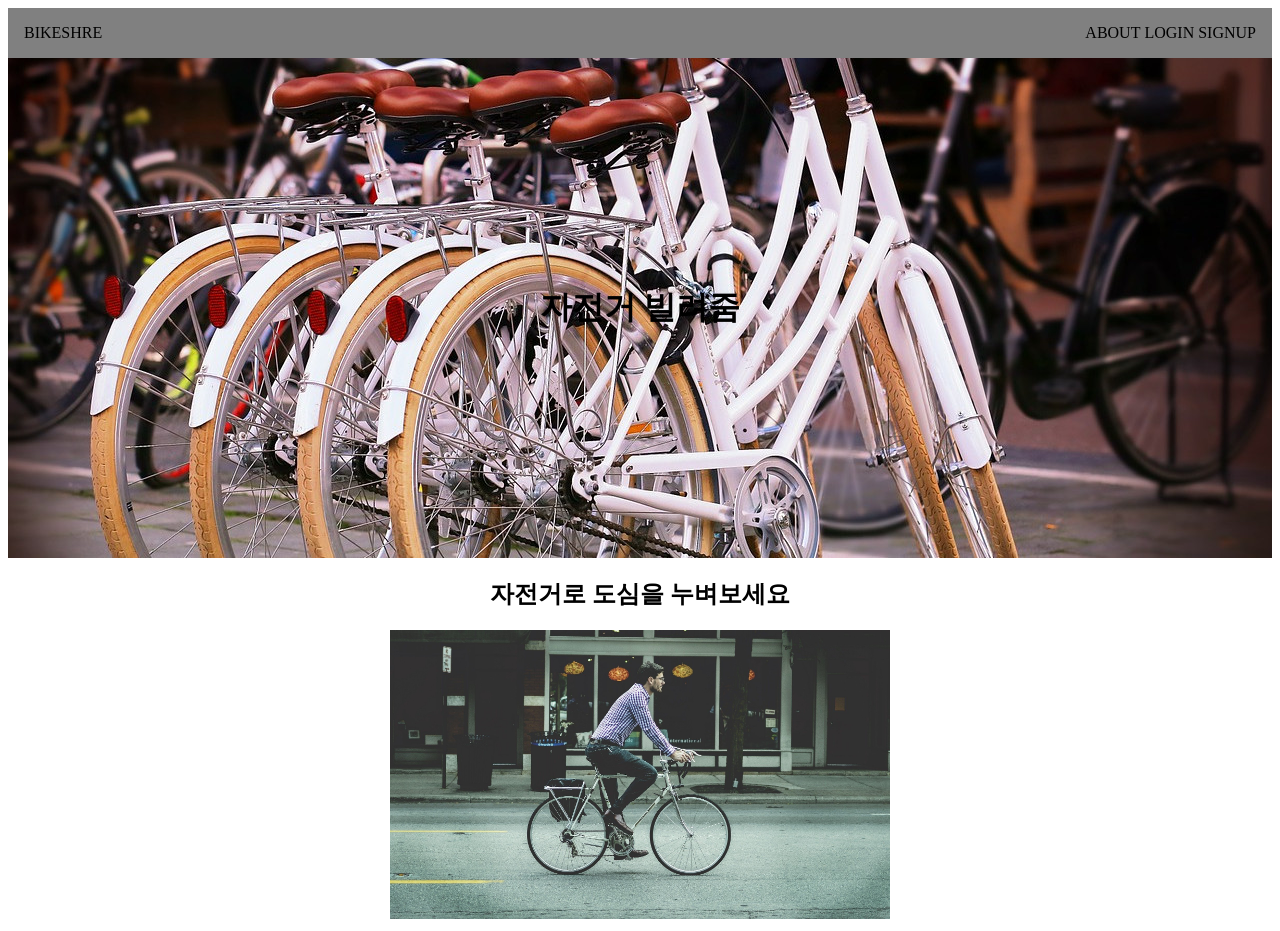
<file: 0312/index.html>
<!DOCTYPE html>
<html lang="ko">
<head>
    <meta charset="UTF-8">
    <meta name="viewport" content="width=device-width, initial-scale=1.0">
    <link rel="stylesheet" href="index.css">
    <title>레이아웃 실습</title>
</head>
<body>
    <div class="top">
        <a href="" class="first">BIKESHRE</a>
        <ul class="items">
            <li class="item">ABOUT</li>
            <li class="item">LOGIN</li>
            <li class="item">SIGNUP</li>

        </ul>
    </div>

    <div class=bike>
        <h1>자전거 빌려줌</h1>
        
    </div>

    <div class="contents">
        <h2>자전거로 도심을 누벼보세요</h2>
        <img src="images/commuter.jpg", alt="자전거타는사람"

    </div>

</body>
</html>
</file>
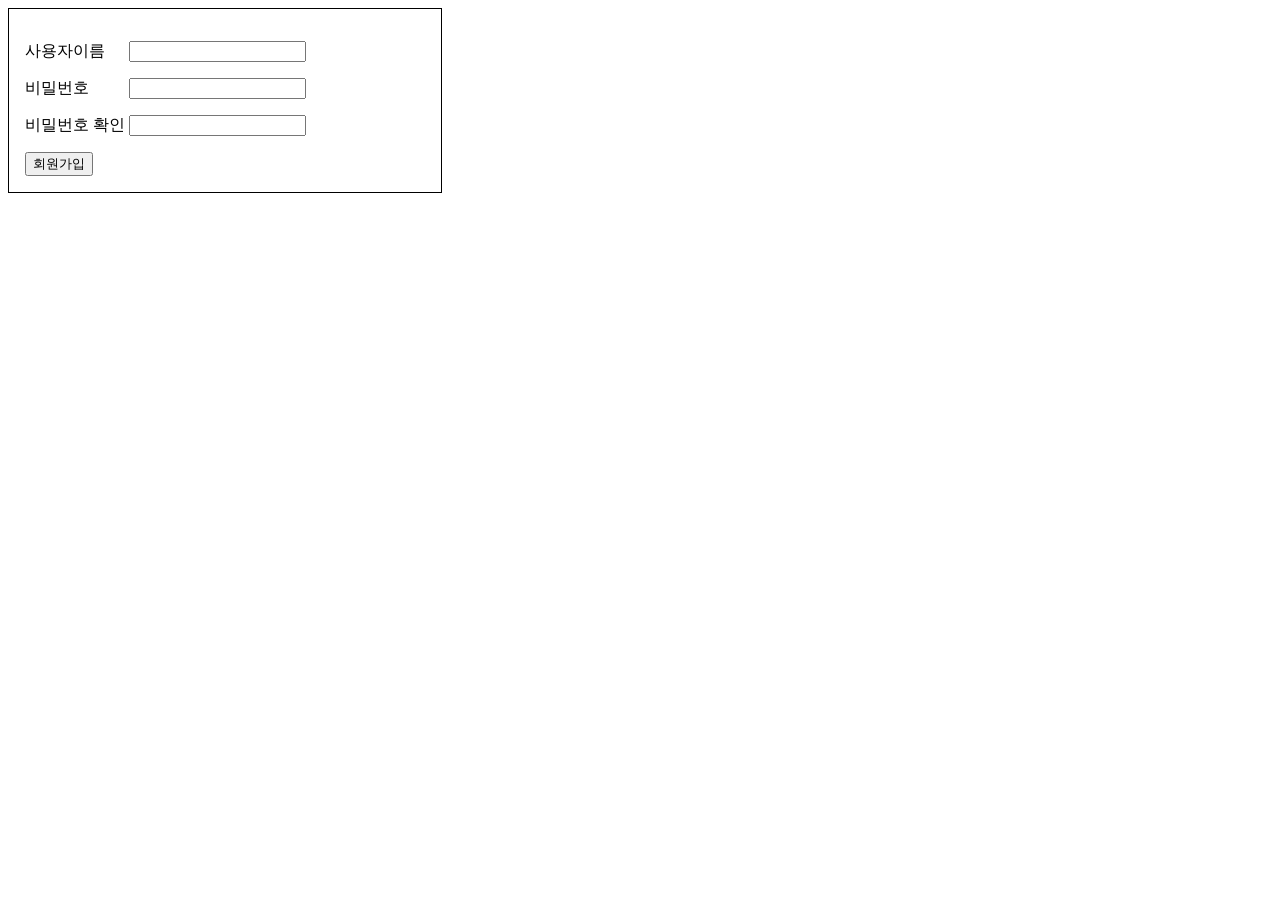
<file: 0316/index.html>
<!-- 아래의 코드는 별도의 수정이 필요 없습니다. -->
<!DOCTYPE html>
<html lang="ko">
<head>
  <meta charset="UTF-8">
  <meta name="viewport" content="width=device-width, initial-scale=1.0">
  <title>3/16 과제</title>
  <link rel="stylesheet" href="style.css">
</head>
<body>
  <form action="#">
    <div class="form-input">
      <label for="username">사용자이름</label>
      <input type="text" id="username" name="username">
    </div>
    <div class="form-input">
      <label for="password">비밀번호</label>
      <input type="password" id="password" name="password">
    </div>
    <div class="form-input">
      <label for="password_confirmation">비밀번호 확인</label>
      <input type="password" id="password_confirmation" name="password_confirmation">
    </div>
    <!-- 제출 버튼을 누르면, 이벤트가 발생합니다. -->
    <input type="submit" value="회원가입">
  </form>
  <script src="index.js"></script>
</body>
</html>
</file>
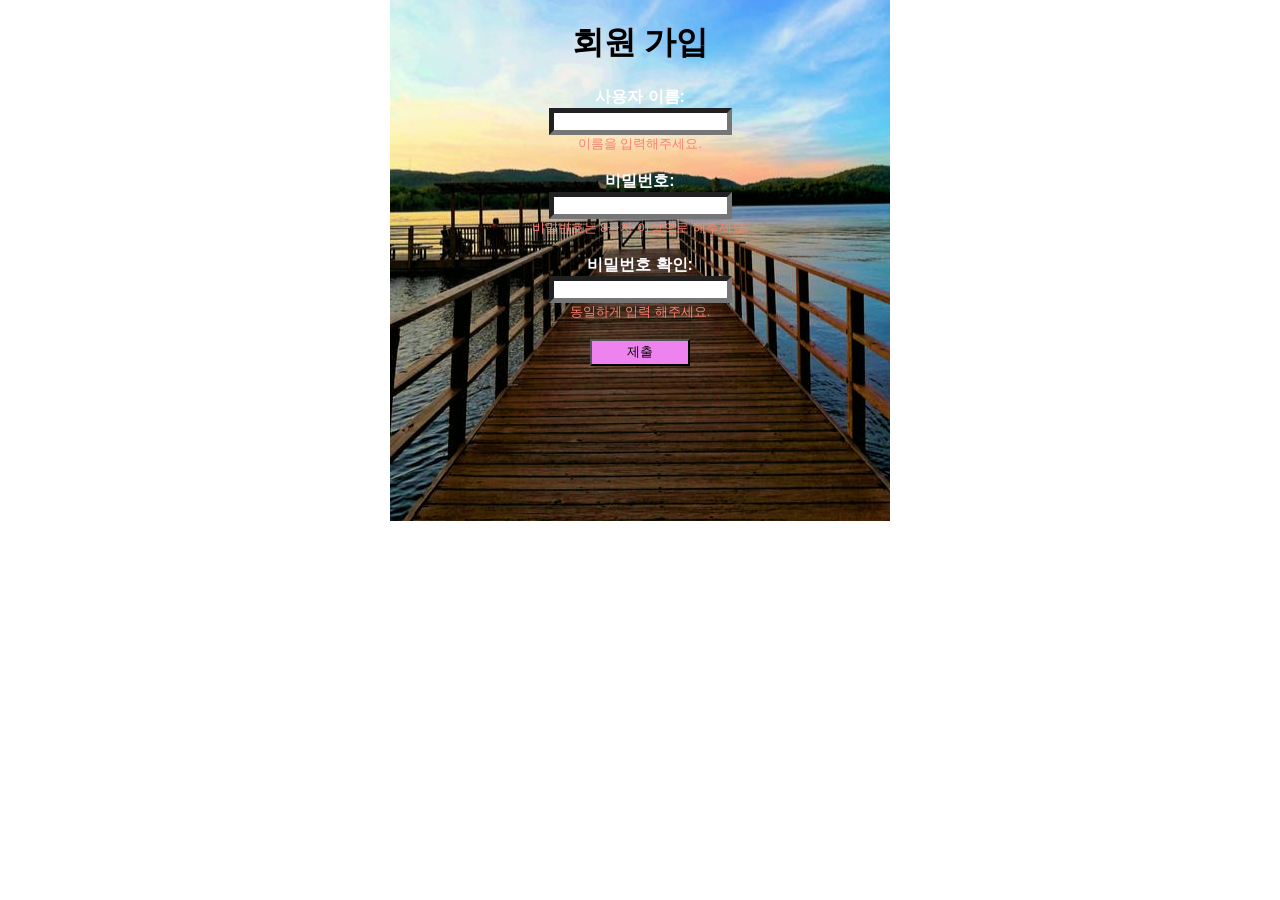
<file: 0318/index.html>
<!DOCTYPE html>
<html lang="ko">
<head>
  <meta charset="UTF-8">
  <meta name="viewport" content="width=device-width, initial-scale=1.0">
  <title>회원가입 폼</title>
  <link rel="stylesheet" href="style.css">
</head>
<body>
  <h1>회원 가입</h1>
  <form action="">
    <!-- 아래에 자유롭게 꾸며주세요! 어떠한 제약사항도 없습니다 :) -->
    <div class="first">
      <div class="top"><strong>사용자 이름:</strong></div>
      <input class="box" type="text" name:"name" >
      <div class="ment">이름을 입력해주세요.</div>
      <br>
    </div>

    <div class="second">
      <div class="top"><strong>비밀번호:</strong></div>
      <input class="box" type="text" name:"psw" >
      <div class="ment">비밀번호는 8글자 이상으로 해주세요.</div>
      <br>
    </div>


    <div class="third">
      <div class="top"><strong>비밀번호 확인:</strong></div>
      <input class="box" type="text" name:"psw_again" >
      <div class="ment">동일하게 입력 해주세요.</div>
      <br>
    </div>


    <div class="last">
      <input type="submit" value="제출">
    </div>
    
  </form>
</body>
</html>
</file>
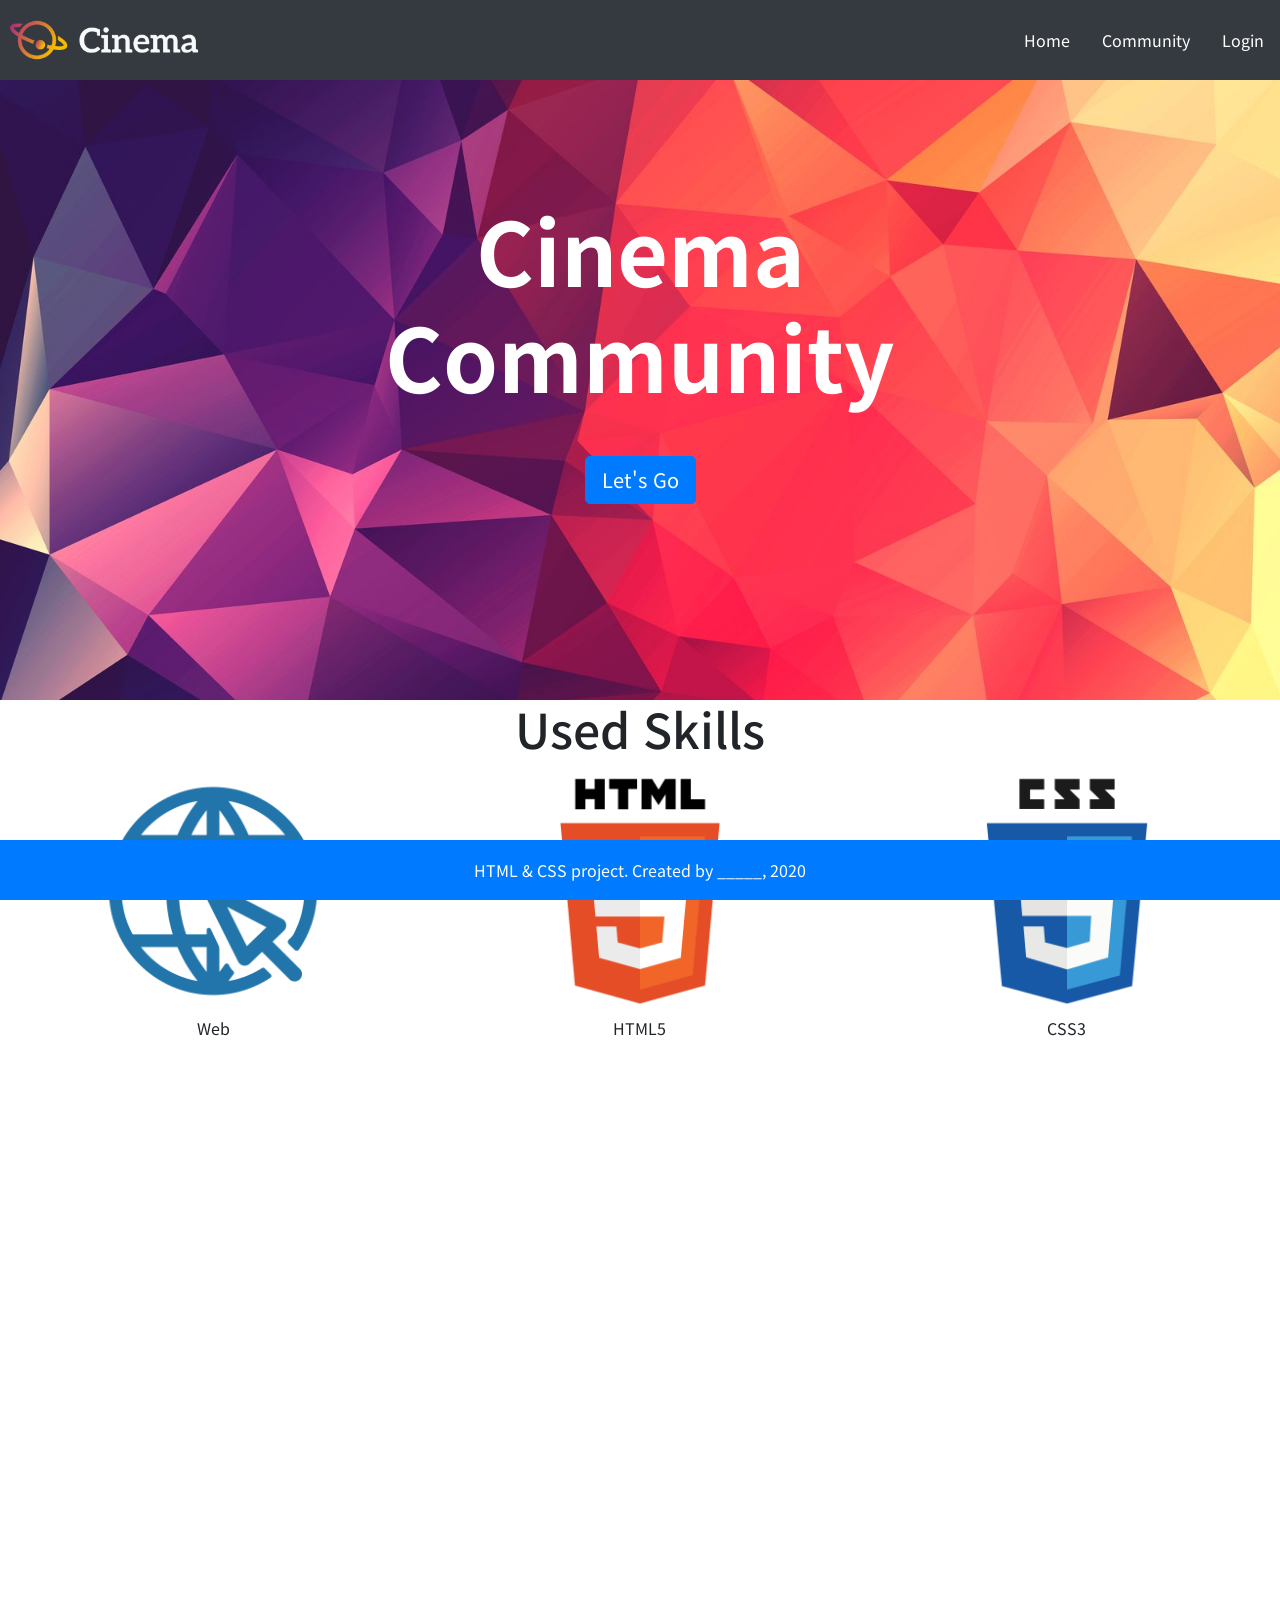
<file: 0323/workshop/index.html>
<!DOCTYPE html>
<html lang="ko">
<head>
  <meta charset="UTF-8">
  <meta name="viewport" content="width=device-width, initial-scale=1.0">
  <link rel="stylesheet" href="https://stackpath.bootstrapcdn.com/bootstrap/4.4.1/css/bootstrap.min.css" integrity="sha384-Vkoo8x4CGsO3+Hhxv8T/Q5PaXtkKtu6ug5TOeNV6gBiFeWPGFN9MuhOf23Q9Ifjh" crossorigin="anonymous">
  <link rel="stylesheet" href="style.css">
  <title>Document</title>
</head>
<body>
  <!-- 1. Nav -->
  <nav class="fixed-top bg-dark d-flex justify-content-between align-items-center">
    <a href="#">
      <img src="images/logo.png" alt="Logo Image">
    </a>
    <ul class="d-flex list-unstyled mb-0">
      <li class="mx-3"><a href="#" class="text-white text-decoration-none">Home</a></li>
      <li class="mx-3"><a href="#" class="text-white text-decoration-none">Community</a></li>
      <li class="mx-3"><a href="#" class="text-white text-decoration-none">Login</a></li>
    </ul>
  </nav>

  <!-- 2. Header -->
  <header class="d-flex justify-content-center align-items-center flex-column">
      <div class="text-white font-weight-bold display-2">Cinema</div>
      <div class="text-white font-weight-bold display-2">Community</div>
      <a href="#" class="btn btn-primary btn-lg mt-5">Let's Go</a>
  </header>

  <!-- 3. Section -->
  <section>
    <h2 class="text-center">Used Skills</h2>
    <article class="d-flex align-items-center justify-content-around">
      <div class="text-center">
        <img src="images/web.png" alt="Web Image">
        <p>Web</p>
      </div>
      <div class="text-center">
        <img src="images/html5.png" alt="HTML5 Image">
        <p>HTML5</p>
      </div>
      <div class="text-center">
        <img src="images/css3.png" alt="CSS3 Image">
        <p>CSS3</p>
      </div>
    </article>
  </section>

  <!-- 4. Footer -->
  <footer class="fixed-bottom bg-primary d-flex justify-content-center align-items-center">
    <p class="mb-0 text-white">HTML & CSS project. Created by _____, 2020</p>
  </footer>
  
  <script src="https://code.jquery.com/jquery-3.4.1.slim.min.js" integrity="sha384-J6qa4849blE2+poT4WnyKhv5vZF5SrPo0iEjwBvKU7imGFAV0wwj1yYfoRSJoZ+n" crossorigin="anonymous"></script>
  <script src="https://cdn.jsdelivr.net/npm/popper.js@1.16.0/dist/umd/popper.min.js" integrity="sha384-Q6E9RHvbIyZFJoft+2mJbHaEWldlvI9IOYy5n3zV9zzTtmI3UksdQRVvoxMfooAo" crossorigin="anonymous"></script>
  <script src="https://stackpath.bootstrapcdn.com/bootstrap/4.4.1/js/bootstrap.min.js" integrity="sha384-wfSDF2E50Y2D1uUdj0O3uMBJnjuUD4Ih7YwaYd1iqfktj0Uod8GCExl3Og8ifwB6" crossorigin="anonymous"></script>
</body>
</html>
</file>
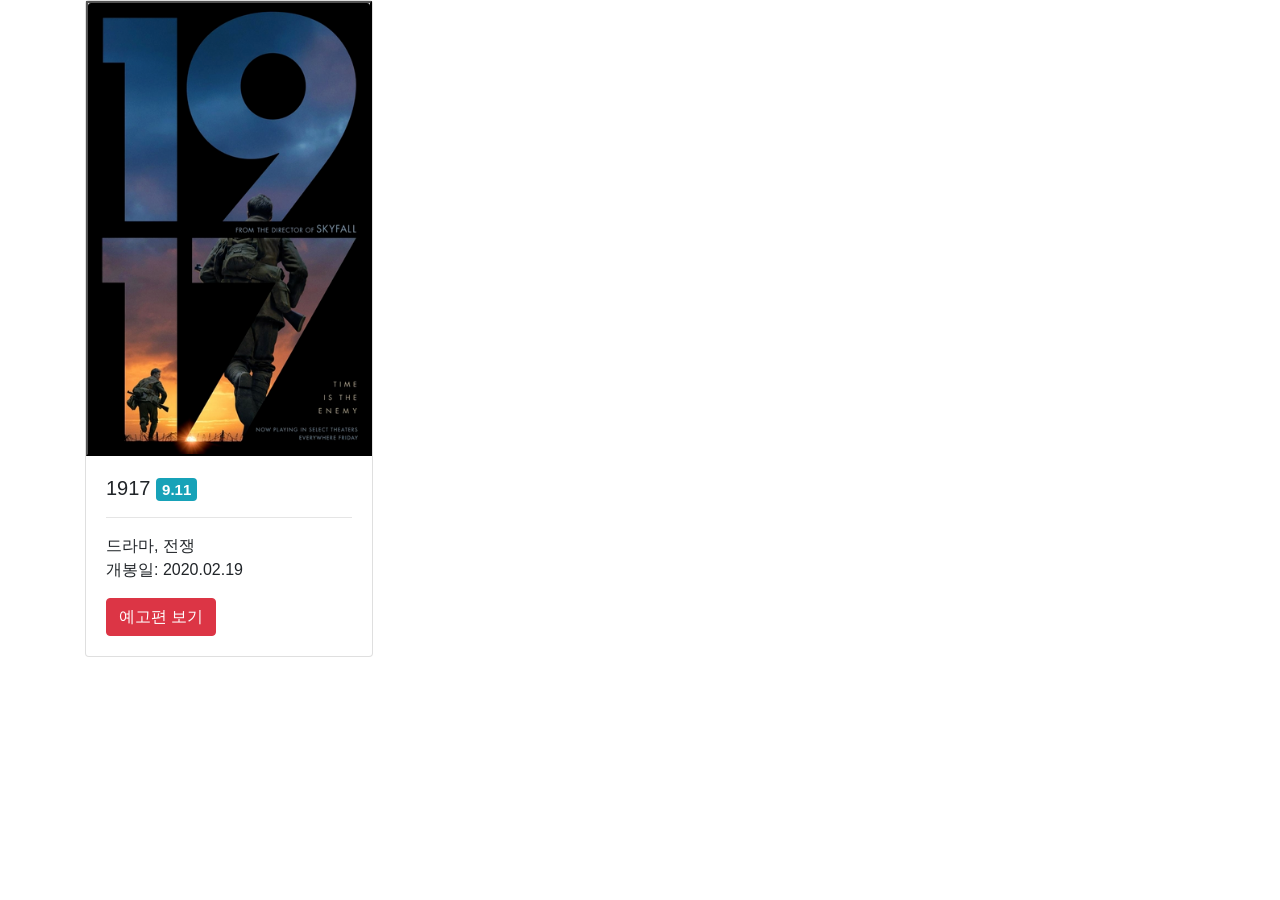
<file: 0324/exercise/index.html>
<!DOCTYPE html>
<html lang="ko">
<head>
  <meta charset="UTF-8">
  <meta name="viewport" content="width=device-width, initial-scale=1.0">
  <title>Document</title>
  <!-- 부트스트랩을 사용하기 위해서는 CDN 이 필요합니다. -->
  <link rel="stylesheet" href="https://stackpath.bootstrapcdn.com/bootstrap/4.4.1/css/bootstrap.min.css" integrity="sha384-Vkoo8x4CGsO3+Hhxv8T/Q5PaXtkKtu6ug5TOeNV6gBiFeWPGFN9MuhOf23Q9Ifjh" crossorigin="anonymous">
</head>
<body>
  <!-- 모든 레이아웃 코드는 container 안에서 작성해주세요. -->
  <div class="container">
    <div class="card" style="width: 18rem;">
      <button type="button"  class="p-0" data-toggle="modal" data-target="#exampleModal">
        <img src="images/poster_1.png" class="card-img-top" alt="movie1" data-toogle='modal' data-target="exampleModal">
      </button>
      <div class="card-body">
        <h5 class="card-title">1917 <span class="badge badge-info">9.11</span></h5>
        <hr>
        <p class="card-text">드라마, 전쟁<br>개봉일: 2020.02.19</p>
        <button type="button" class="btn btn-danger" onclick="location.href='https://www.youtube.com/watch?v=ZIQbJemUedU'">예고편 보기</button>
      </div>
    </div>

    <!-- Modal -->
    <div class="modal fade" id="exampleModal" tabindex="-1" role="dialog" aria-labelledby="exampleModalLabel" aria-hidden="true">
      <div class="modal-dialog" role="document">
        <div class="modal-content">
          <div class="modal-header">
            <h5 class="modal-title" id="exampleModalLabel">1917</h5>
            <button type="button" class="close" data-dismiss="modal" aria-label="Close">
              <span aria-hidden="true">&times;</span>
            </button>
          </div>
          <div class="modal-body p-0">
            <!--carousel-->
            <div id="carouselExampleControls" class="carousel slide" data-ride="carousel">
              <div class="carousel-inner">
                <div class="carousel-item active">
                  <img src="images/poster_1.png" class="d-block w-100" alt="...">
                </div>
                <div class="carousel-item">
                  <img src="images/poster_2.png" class="d-block w-100" alt="...">
                </div>
                <div class="carousel-item">
                  <img src="images/poster_3.png" class="d-block w-100" alt="...">
                </div>
              </div>
              <a class="carousel-control-prev" href="#carouselExampleControls" role="button" data-slide="prev">
                <span class="carousel-control-prev-icon" aria-hidden="true"></span>
                <span class="sr-only">Previous</span>
              </a>
              <a class="carousel-control-next" href="#carouselExampleControls" role="button" data-slide="next">
                <span class="carousel-control-next-icon" aria-hidden="true"></span>
                <span class="sr-only">Next</span>
              </a>
            </div>
            19세 이상 관람가<br><br>누적 관객수: 615,859<br><hr>두 명의 병사, 하나의 미션! 그들이 싸워야 할 것은 적이 아닌 시간이었다!<br><br>
          </div>
          <div class="modal-footer">
            <button type="button" class="btn btn-secondary" data-dismiss="modal">Close</button>
          </div>
        </div>
      </div>
    </div>

  </div>
  <script src="https://code.jquery.com/jquery-3.4.1.slim.min.js" integrity="sha384-J6qa4849blE2+poT4WnyKhv5vZF5SrPo0iEjwBvKU7imGFAV0wwj1yYfoRSJoZ+n" crossorigin="anonymous"></script>
  <script src="https://cdn.jsdelivr.net/npm/popper.js@1.16.0/dist/umd/popper.min.js" integrity="sha384-Q6E9RHvbIyZFJoft+2mJbHaEWldlvI9IOYy5n3zV9zzTtmI3UksdQRVvoxMfooAo" crossorigin="anonymous"></script>
  <script src="https://stackpath.bootstrapcdn.com/bootstrap/4.4.1/js/bootstrap.min.js" integrity="sha384-wfSDF2E50Y2D1uUdj0O3uMBJnjuUD4Ih7YwaYd1iqfktj0Uod8GCExl3Og8ifwB6" crossorigin="anonymous"></script>
</body>
</html>
</file>
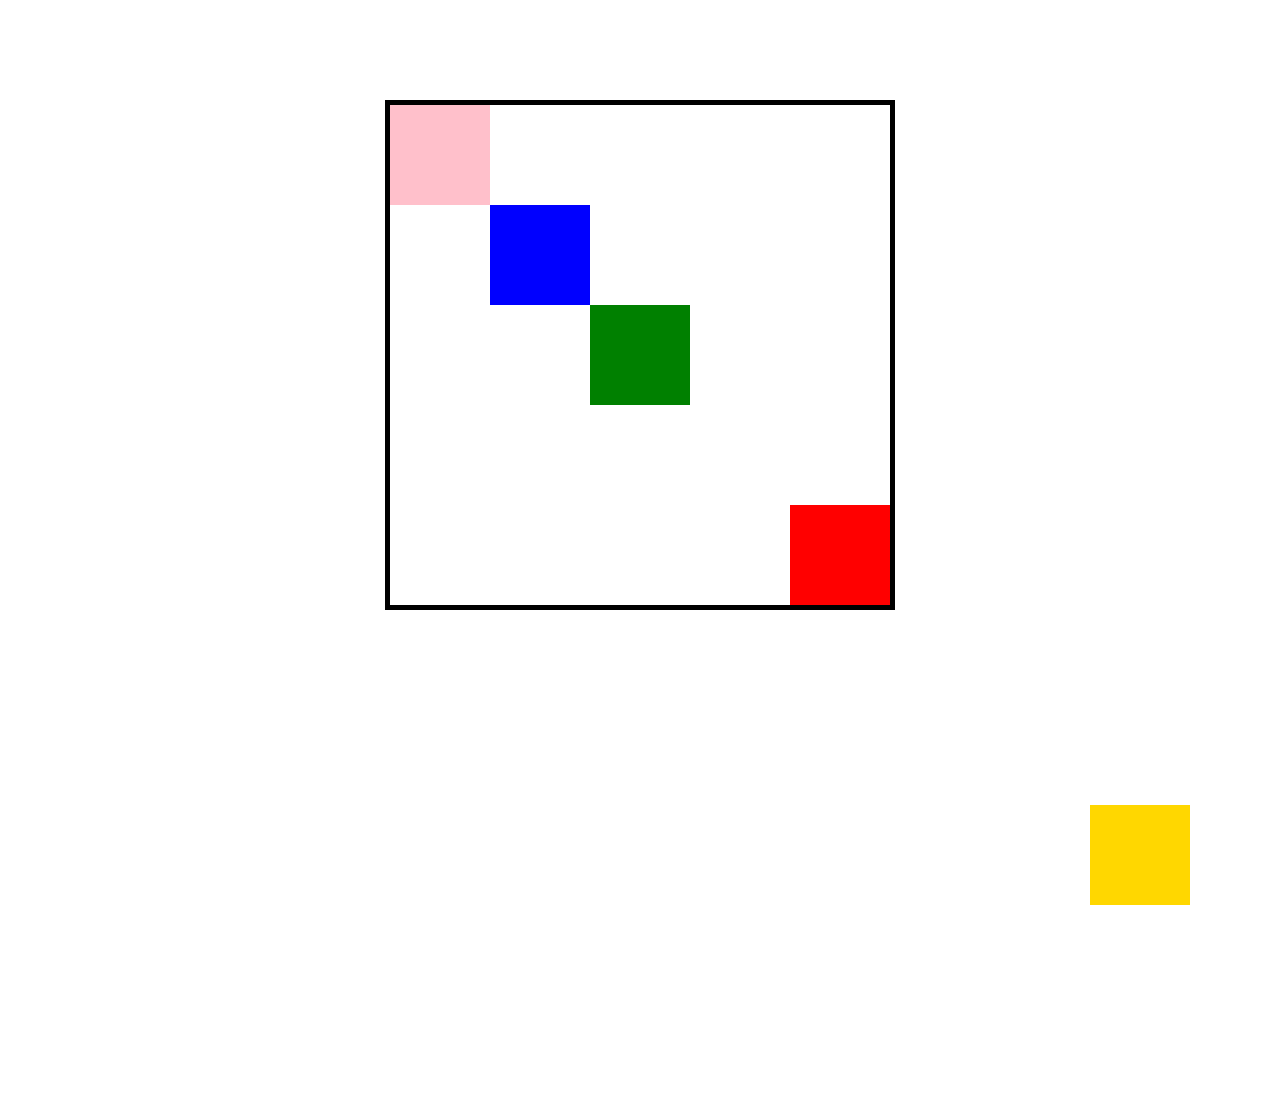
<file: 0319/01.html>
<!DOCTYPE html>
<html lang="ko">
<head>
  <meta charset="UTF-8">
  <meta name="viewport" content="width=device-width, initial-scale=1.0">
  <meta http-equiv="X-UA-Compatible" content="ie=edge">
  <title>BOX Model Practice</title>
  <link rel="stylesheet" href="01.css">
</head>
<body>
  <div class="big-box">
    <div class="small-box" id="red"></div>
    <div class="small-box" id="gold"></div>
    <div class="small-box" id="green"></div>
    <div class="small-box" id="blue"></div>
    <div class="small-box" id="pink"></div>
  </div>
</body>
</html>
</file>
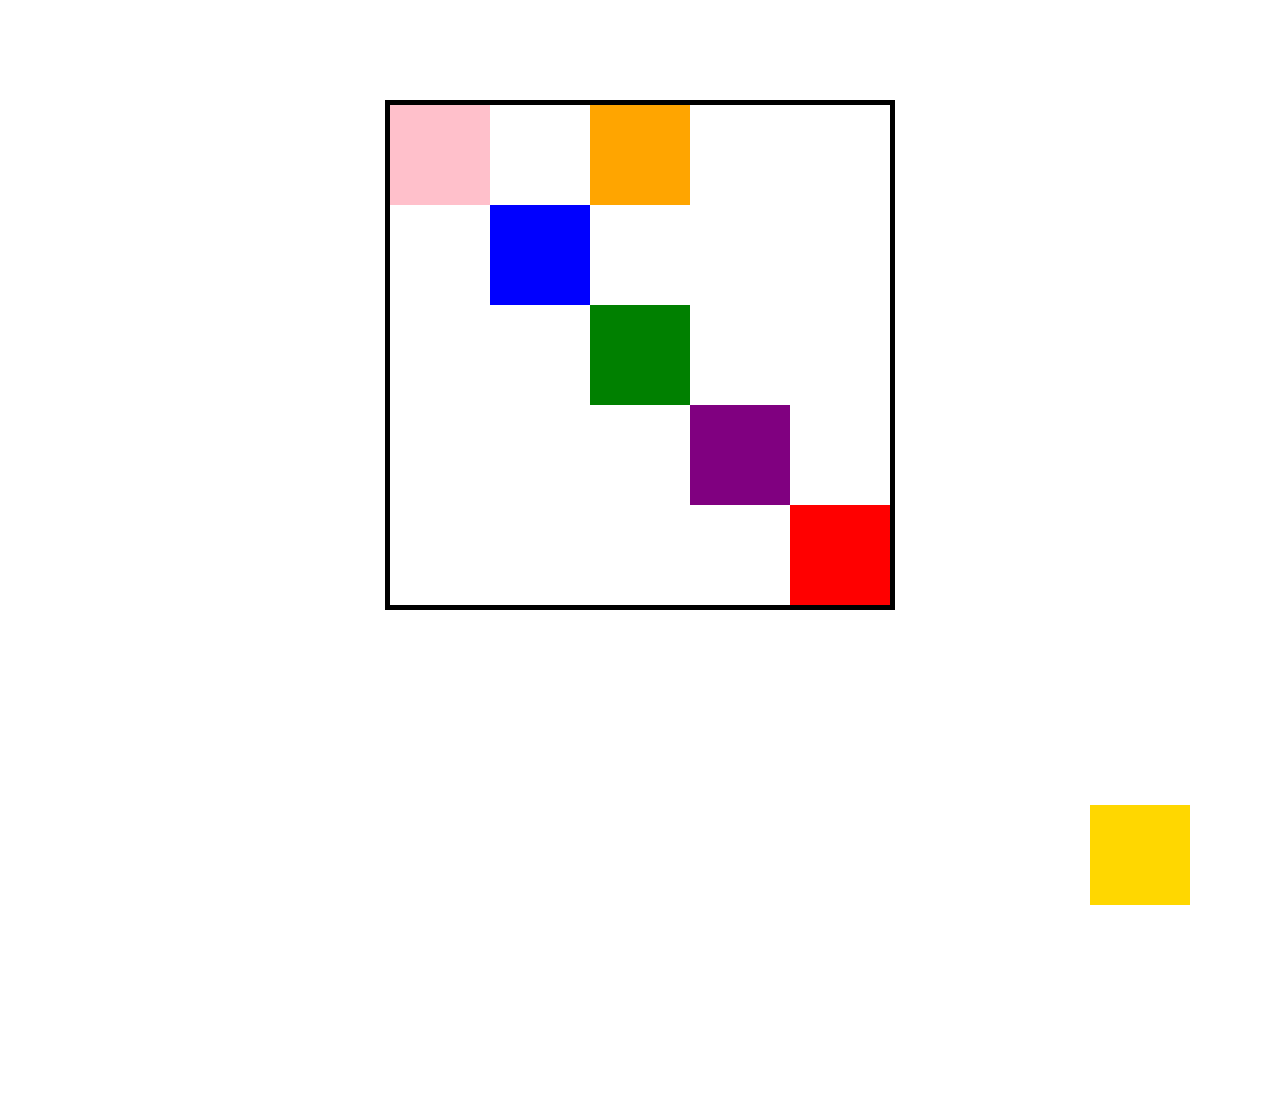
<file: 0319/02.html>
<!DOCTYPE html>
<html lang="ko">
<head>
  <meta charset="UTF-8">
  <meta name="viewport" content="width=device-width, initial-scale=1.0">
  <meta http-equiv="X-UA-Compatible" content="ie=edge">
  <title>BOX Model Practice</title>
  <link rel="stylesheet" href="02.css">
</head>
<body>
  <div class="big-box">
    <div class="small-box" id="red"></div>
    <div class="small-box" id="gold"></div>
    <div class="small-box" id="green">
      <div class="small-box" id="purple"></div>
    </div>
    <div class="small-box" id="blue">
        <div class="small-box" id="orange"></div>
    </div>
    <div class="small-box" id="pink"></div>
  </div>
</body>
</html>
</file>
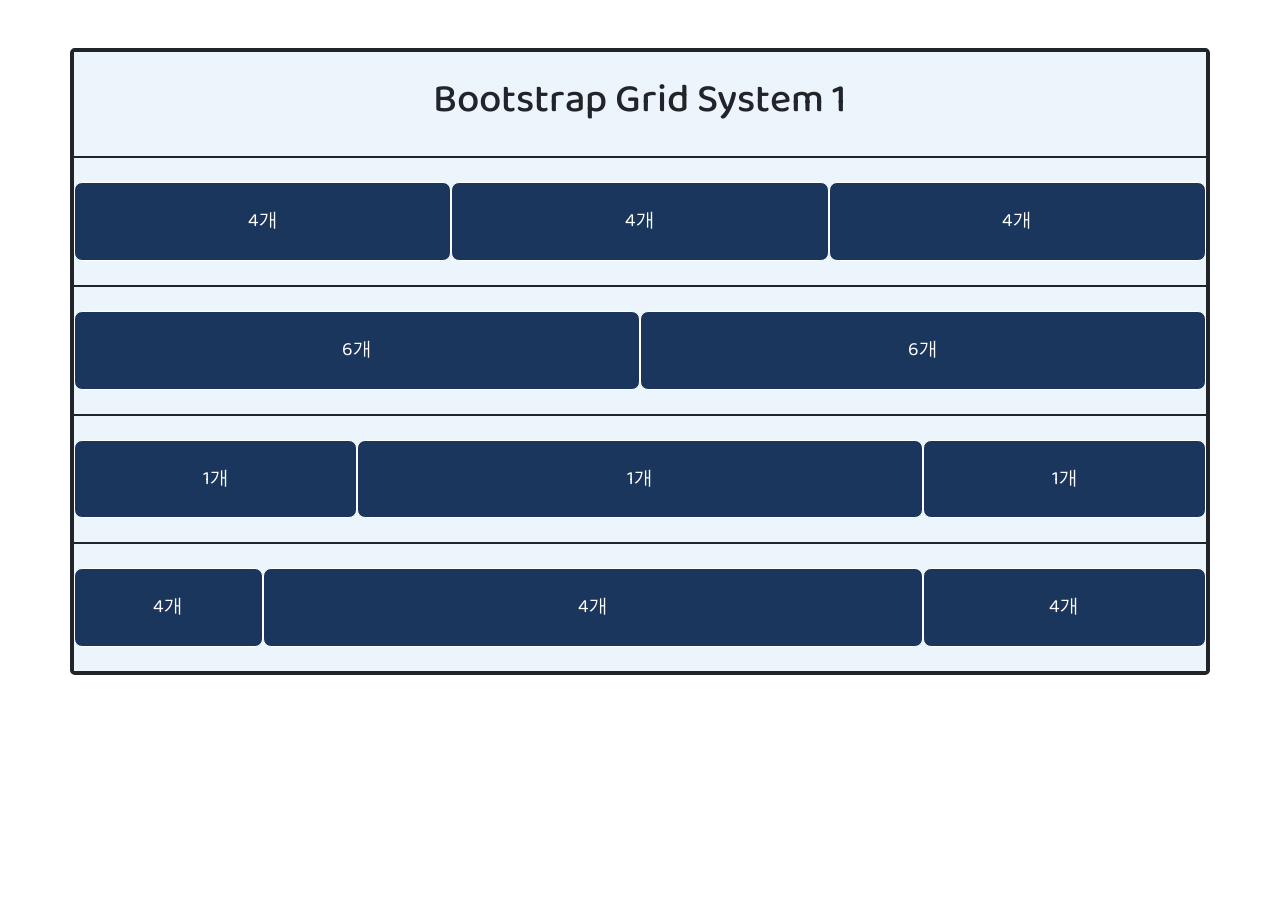
<file: 0324/workshop/01_grid.html>
<!DOCTYPE html>
<html lang="ko">
<head>
  <meta charset="UTF-8">
  <meta name="viewport" content="width=device-width, initial-scale=1.0">
  <link rel="stylesheet" href="https://stackpath.bootstrapcdn.com/bootstrap/4.4.1/css/bootstrap.min.css" integrity="sha384-Vkoo8x4CGsO3+Hhxv8T/Q5PaXtkKtu6ug5TOeNV6gBiFeWPGFN9MuhOf23Q9Ifjh" crossorigin="anonymous">
  <link rel="stylesheet" href="style.css">
  <title>practice1</title>
</head>
<body>
  <div class="container">
    <div class="row">
      <div class="col">
        <h1>Bootstrap Grid System 1</h1>
      </div>
    </div>

    <!-- 1. -->
    <div class="row">
      <div class="item col-4">
        <p>4개</p>
      </div>
      <div class="item col-4">
        <p>4개</p>
      </div>
      <div class="item col-4">
        <p>4개</p>
      </div>
    </div>

    <!-- 2. -->
    <div class="row">
      <div class="item col-6">
        <p>6개</p>
      </div>
      <div class="item col-6">
        <p>6개</p>
      </div>   
    </div>

    <!-- 3. -->
    <div class="row">
      <div class="item col">
        <p>1개</p>
      </div>  
      <div class="item col-6">
        <p>1개</p>
      </div>
      <div class="item col">
        <p>1개</p>
      </div>
      
    </div> 
    
    <!-- 4. -->
    <div class="row">
      <div class="item col-2">
        <p>4개</p>
      </div>
      <div class="item col-7">
        <p>4개</p>
      </div>
      <div class="item col-3">
        <p>4개</p>
      </div> 
    </div>
  </div>
  
  <script src="https://code.jquery.com/jquery-3.4.1.slim.min.js" integrity="sha384-J6qa4849blE2+poT4WnyKhv5vZF5SrPo0iEjwBvKU7imGFAV0wwj1yYfoRSJoZ+n" crossorigin="anonymous"></script>
  <script src="https://cdn.jsdelivr.net/npm/popper.js@1.16.0/dist/umd/popper.min.js" integrity="sha384-Q6E9RHvbIyZFJoft+2mJbHaEWldlvI9IOYy5n3zV9zzTtmI3UksdQRVvoxMfooAo" crossorigin="anonymous"></script>
  <script src="https://stackpath.bootstrapcdn.com/bootstrap/4.4.1/js/bootstrap.min.js" integrity="sha384-wfSDF2E50Y2D1uUdj0O3uMBJnjuUD4Ih7YwaYd1iqfktj0Uod8GCExl3Og8ifwB6" crossorigin="anonymous"></script>
</body>
</html>
</file>
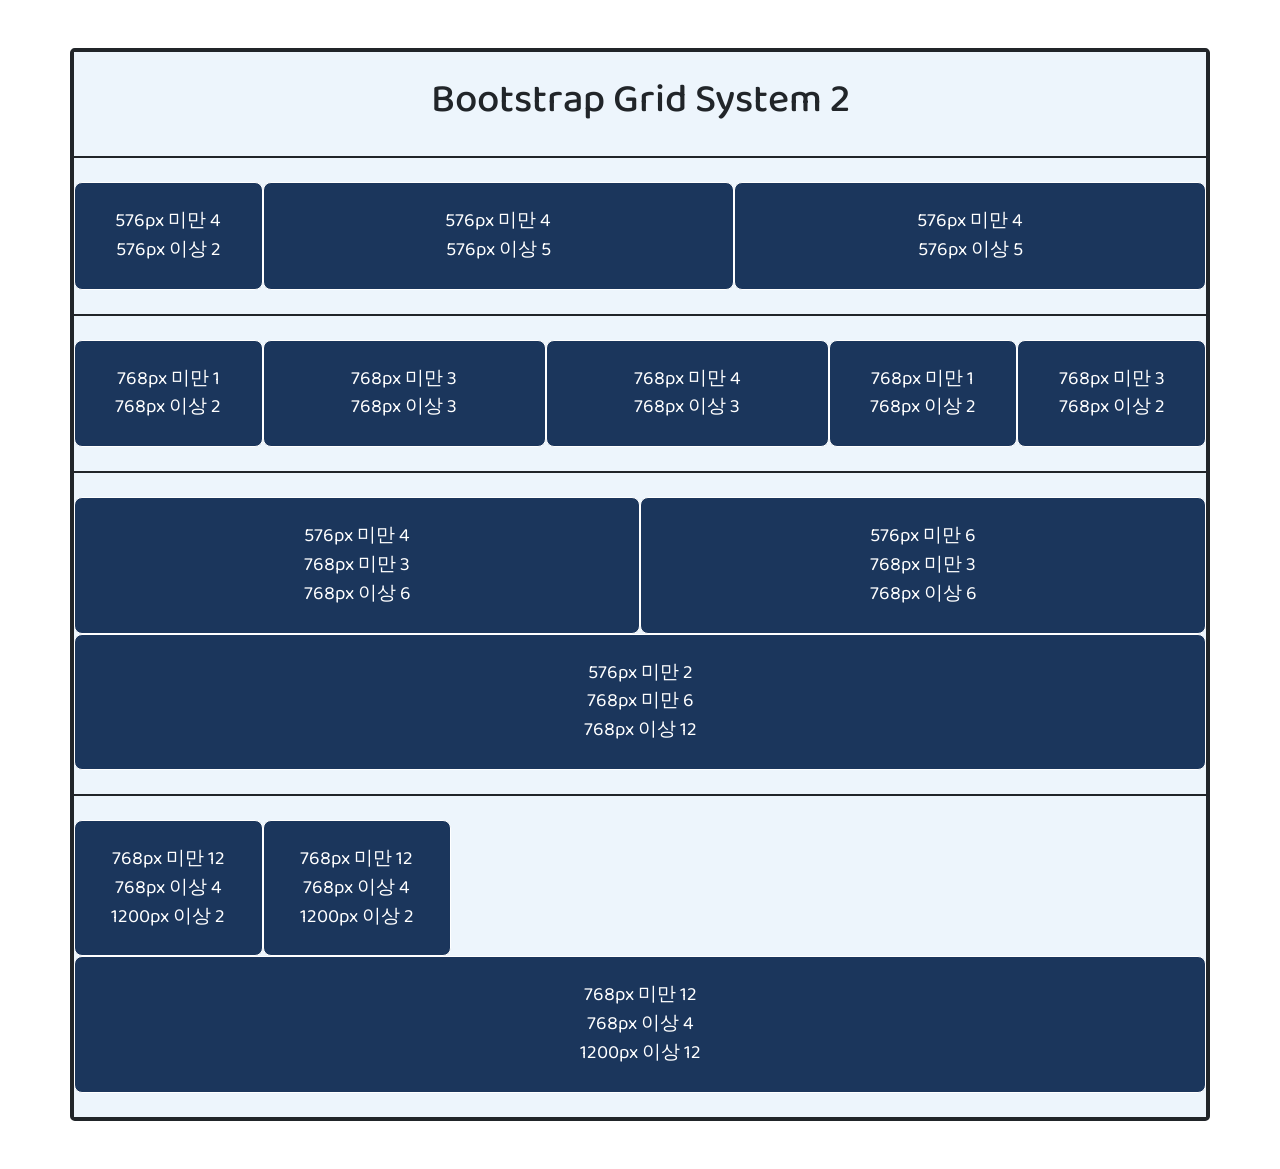
<file: 0324/workshop/02_grid.html>
<!DOCTYPE html>
<html lang="ko">
<head>
  <meta charset="UTF-8">
  <meta name="viewport" content="width=device-width, initial-scale=1.0">
  <link rel="stylesheet" href="https://stackpath.bootstrapcdn.com/bootstrap/4.4.1/css/bootstrap.min.css" integrity="sha384-Vkoo8x4CGsO3+Hhxv8T/Q5PaXtkKtu6ug5TOeNV6gBiFeWPGFN9MuhOf23Q9Ifjh" crossorigin="anonymous">
  <link rel="stylesheet" href="style.css">
  <title>practice2</title>
</head>
<body>
  <div class="container">
    <div class="row">
      <div class="col">
        <h1>Bootstrap Grid System 2</h1>
      </div>
    </div>

    
    <!-- 1. -->
    <div class="row">
      <div class="item col-4 col-sm-2">
        <p>576px 미만 4 <br> 576px 이상 2</p>
      </div>
      <div class="item col-4 col-sm-5">
        <p>576px 미만 4 <br> 576px 이상 5</p>
      </div>
      <div class="item col-4 col-sm-5">
        <p>576px 미만 4 <br> 576px 이상 5</p>
      </div>
    </div>


    <!-- 2. -->
    <div class="row">
      <div class="item col-1 col-md-2">
        <p>768px 미만 1 <br> 768px 이상 2</p>
      </div>
      <div class="item col-3 col-md-3">
        <p>768px 미만 3 <br> 768px 이상 3</p>
      </div>
      <div class="item col-4 col-md-3">
        <p>768px 미만 4 <br> 768px 이상 3</p>
      </div>
      <div class="item col-1 col-md-2">
        <p>768px 미만 1 <br> 768px 이상 2</p>
      </div>
      <div class="item col-3 col-md-2">
        <p>768px 미만 3 <br> 768px 이상 2</p>
      </div>
    </div>


    <!-- 3. -->
    <div class="row">
      <div class="item col-4 col-sm-3 col-md-6">
        <p>576px 미만 4 <br> 768px 미만 3 <br> 768px 이상 6</p>
      </div>
      <div class="item col-6 col-sm-3 col-md-6">
        <p>576px 미만 6 <br> 768px 미만 3 <br> 768px 이상 6</p>
      </div>
      <div class="item col-2 col-sm-6 col-md-12">
        <p>576px 미만 2 <br> 768px 미만 6 <br> 768px 이상 12</p>
      </div>
    </div>


    <!-- 4. -->
    <div class="row">
      <div class="item col-12 col-md-4 col-xl-2">
        <p>768px 미만 12 <br> 768px 이상 4 <br> 1200px 이상 2</p>
      </div>
      <div class="item col-12 col-md-4 col-xl-2">
        <p>768px 미만 12 <br> 768px 이상 4 <br> 1200px 이상 2</p>
      </div>
      <div class="item col-12 col-md-4 col-xl-12">
        <p>768px 미만 12 <br> 768px 이상 4 <br> 1200px 이상 12</p>
      </div>
    </div>
  </div>
  
  <script src="https://code.jquery.com/jquery-3.4.1.slim.min.js" integrity="sha384-J6qa4849blE2+poT4WnyKhv5vZF5SrPo0iEjwBvKU7imGFAV0wwj1yYfoRSJoZ+n" crossorigin="anonymous"></script>
  <script src="https://cdn.jsdelivr.net/npm/popper.js@1.16.0/dist/umd/popper.min.js" integrity="sha384-Q6E9RHvbIyZFJoft+2mJbHaEWldlvI9IOYy5n3zV9zzTtmI3UksdQRVvoxMfooAo" crossorigin="anonymous"></script>
  <script src="https://stackpath.bootstrapcdn.com/bootstrap/4.4.1/js/bootstrap.min.js" integrity="sha384-wfSDF2E50Y2D1uUdj0O3uMBJnjuUD4Ih7YwaYd1iqfktj0Uod8GCExl3Og8ifwB6" crossorigin="anonymous"></script>
</body>
</html>
</file>
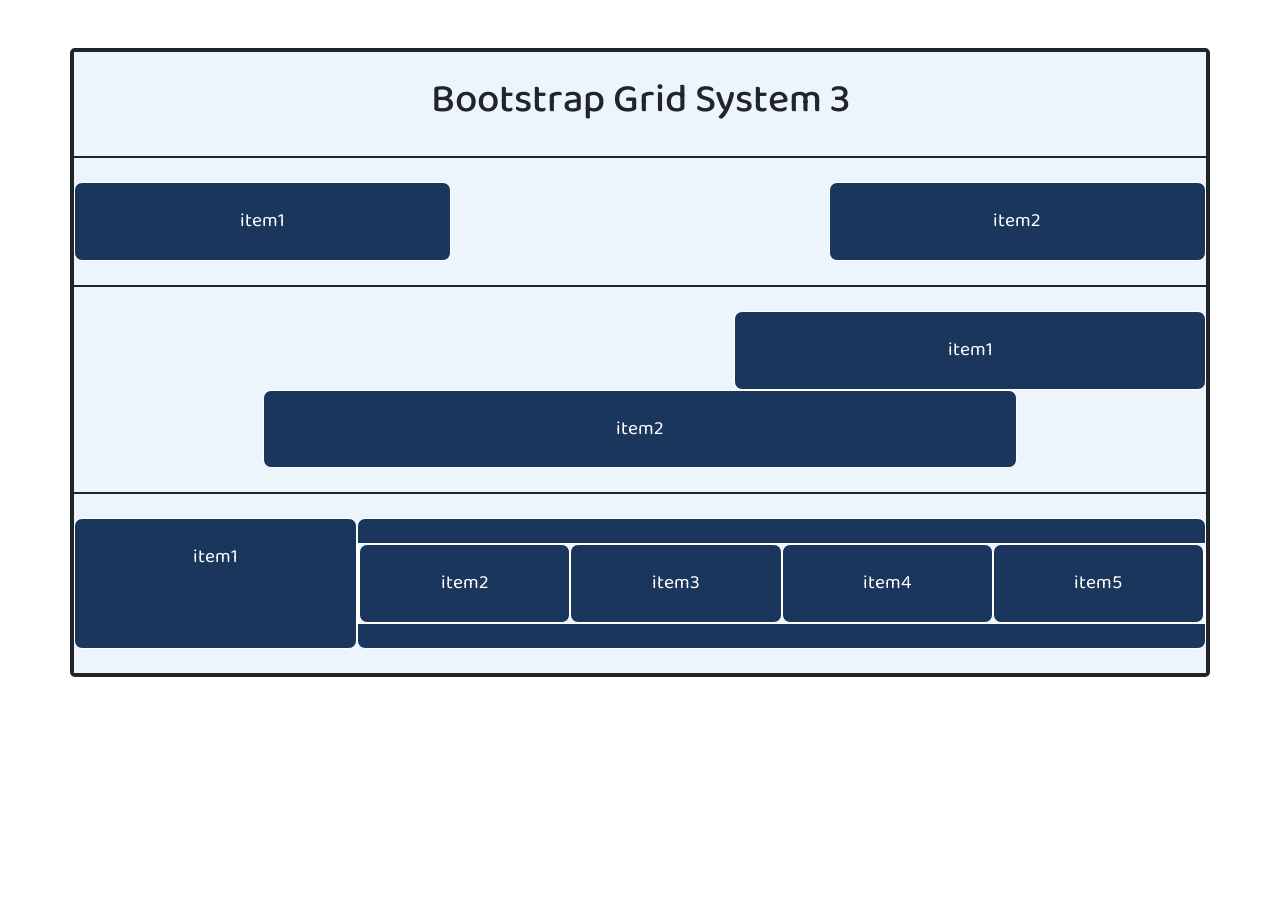
<file: 0324/workshop/03_grid.html>
<!DOCTYPE html>
<html lang="ko">
<head>
  <meta charset="UTF-8">
  <meta name="viewport" content="width=device-width, initial-scale=1.0">
  <link rel="stylesheet" href="https://stackpath.bootstrapcdn.com/bootstrap/4.4.1/css/bootstrap.min.css" integrity="sha384-Vkoo8x4CGsO3+Hhxv8T/Q5PaXtkKtu6ug5TOeNV6gBiFeWPGFN9MuhOf23Q9Ifjh" crossorigin="anonymous">
  <link rel="stylesheet" href="style.css">
  <title>practice3</title>
</head>
<body>
  <div class="container">
    <div class="row">
      <div class="col">
        <h1>Bootstrap Grid System 3</h1>
      </div>
    </div>

    <!-- 1. -->
    <div class="row">
      <div class="item col-4 col-md-4">
        <p>item1</p>
      </div>
      <div class="item col-8 col-md-4 offset-md-4">
        <p>item2</p>
      </div>
    </div>


    <!-- 2. -->
    <div class="row">
      <div class="item col-4 offset-md-4 col-md-4 offset-lg-7 col-lg-5">
        <p>item1</p>
      </div>
      <div class="item col-4 offset-4 col-md-4 offset-md-0 col-lg-8 offset-lg-2">
        <p>item2</p>
      </div>
    </div>
    

    <!-- 3. -->
    <div class="row">
      <div class="item col-12 col-md-3">
        item1
      </div>
      <div class="item col-12 col-md-9">
        <div class="row">
          <div class="item col-6 col-lg-3">item2</div>
          <div class="item col-6 col-lg-3">item3</div>
          <div class="item col-6 col-lg-3">item4</div>
          <div class="item col-6 col-lg-3">item5</div>
        </div>
      </div>
    </div>
  </div>
  
  
  <script src="https://code.jquery.com/jquery-3.4.1.slim.min.js" integrity="sha384-J6qa4849blE2+poT4WnyKhv5vZF5SrPo0iEjwBvKU7imGFAV0wwj1yYfoRSJoZ+n" crossorigin="anonymous"></script>
  <script src="https://cdn.jsdelivr.net/npm/popper.js@1.16.0/dist/umd/popper.min.js" integrity="sha384-Q6E9RHvbIyZFJoft+2mJbHaEWldlvI9IOYy5n3zV9zzTtmI3UksdQRVvoxMfooAo" crossorigin="anonymous"></script>
  <script src="https://stackpath.bootstrapcdn.com/bootstrap/4.4.1/js/bootstrap.min.js" integrity="sha384-wfSDF2E50Y2D1uUdj0O3uMBJnjuUD4Ih7YwaYd1iqfktj0Uod8GCExl3Og8ifwB6" crossorigin="anonymous"></script>
</body>
</html>
</file>
<file: 0312/index.css>
.top{
    padding:1rem;;
    background-color: gray;
    font-family: Georgia, 'Times New Roman', Times, serif;
}
.first{
    text-decoration: none;
    color: black;
}
.items{
    float:right;
    margin:0;
}

.item{
    list-style: none;
    display: inline
}

.bike{
    height:500px;
    display:flex;
    justify-content: center;
    align-items: center;
    background-image: url('images/bicycles.jpg');
    text-align: center;
}

.contents{
    text-align: center;
}

.contents > img{
    width:500px
}
</file>
<file: 0316/style.css>
/* 아래의 코드는 별도의 수정이 필요 없습니다. */
form {
  width: 400px;
  padding: 1rem;
  border: 1px solid black;
}

.form-input {
  margin: 1rem 0;
}

label {
  display: inline-block;
  width: 25%;
}
</file>
<file: 0318/style.css>
/* 아래애 자유롭게 꾸며 주세요! */
body{
    font-family: Impact, Haettenschweiler, 'Arial Narrow Bold', sans-serif;
    background-image: url("pexels-photo-1227520.jpeg");
    background-repeat: no-repeat;
    background-position: center;
    text-align: center;
    text
}

body>h1{
    text-align: center;
}

.top{
    color: white;
    text-shadow: black;

}

.ment{
    font-size: small;
    color: salmon
}


.box{
    border-width: thick;
}

.last > input{
    background-color: violet;
    height: 27px;
    width: 100px
}
</file>
<file: 0323/workshop/style.css>
@import url('https://fonts.googleapis.com/css?family=Noto+Sans+KR');

/* 아래의 코드는 수정하지 마세요. */
body {
  height: 3000px;
  margin: 0;
  font-family: 'Noto Sans KR', sans-serif;
}

nav {
  height: 80px;
}

nav img {
  height: 80px;
}

header {
  height: 700px;
  background-image: url('images/header.jpg');
  background-size: cover;
}

section > h2 {
  font-size: 3rem;
}

section img {
  width: 250px;
}

footer {
  height: 60px;
}


/* 추가적으로 작성하고 싶은 순수 CSS 코드가 있다면 해당 주석 아래에 작성해 주세요. */
</file>
<file: 0319/01.css>
/* box-model.css */
.big-box {
  position: relative;
  margin: 100px auto 500px;
  border: 5px solid black;
  width: 500px;
  height: 500px;
}

.small-box {
  position: absolute;
  width: 100px;
  height: 100px;
}

/* position으로만 배치를 해봅니다. */

#red {
  background-color: red;
  margin-top: 400px;
  margin-left: 400px;

  /* 큰 사각형 내부의 우측 하단 모서리에 빨간 사각형 위치시키기 */
}

#gold {
  background-color: gold;
  margin-top: 700px;
  margin-left: 700px;
  /* 브라우저의 하단에서 50px, 우측에서 50px 위치에 고정하기 */
}

#green {
  background-color: green;
  margin-top: 200px;
  margin-left: 200px;
  /* absolute 이용해서 큰 사각형의 가운데 위치시키기 */
}

#blue {
  position: absolute;
  margin-top: 100px;
  background-color: blue;
  margin-left: 100px;
  /* relative를 사용해서 큰 사각형 좌측 상단 모서리에서 100px, 100px 띄우기 */
}

#pink {
  margin : 0;
  background-color: pink;
  /* 큰 사각형 내부의 좌측 상단 모서리로 옮기기*/
}
</file>
<file: 0319/02.css>
/* box-model.css */
.big-box {
  position: relative;
  margin: 100px auto 500px;
  border: 5px solid black;
  width: 500px;
  height: 500px;
}

.small-box {
  position:absolute;
  width: 100px;
  height: 100px;
}

/* position으로만 배치를 해봅니다. */

#red {
  margin: 400px;
  background-color: red;
  /* 큰 사각형 내부의 우측 하단 모서리에 빨간 사각형 위치시키기 */
}

#gold {
  margin:700px;
  background-color: gold;
  /* 브라우저의 하단에서 50px, 우측에서 50px 위치에 고정하기 */
}

#green {
  margin:200px;
  
  background-color: green;
  /* absolute 이용해서 큰 사각형의 가운데 위치시키기 */
}

#blue {
  
  margin:100px;
  background-color: blue;
  /* relative를 사용해서 큰 사각형 좌측 상단 모서리에서 100px, 100px 띄우기 */
}

#pink {
  background-color: pink;
  /* 큰 사각형 내부의 좌측 상단 모서리로 옮기기*/
}

#purple {
  margin:100px;
  background-color: purple;
  /* 초록 사각형의 우측 하단 모서리에 보라 사각형 좌측 상단 모서리 맞대기 */
}

#orange {
  margin-left:100px;
  margin-top: -100px;
  background-color: orange;
  /* 파란 사각형 오른쪽 위 모서리에 오렌지 사각형 좌측 하단 모서리 맞대기 */
}
</file>
<file: 0324/workshop/style.css>
/* 아래의 코드는 수정이 필요 없습니다. */

@import url('https://fonts.googleapis.com/css?family=Baloo+2&display=swap');

body {
  font-family: 'Baloo 2', cursive;
  font-size: 1.2rem;
}

/* 1~3번 문제 */
h1 {
  text-align: center;
}

.container {
  margin-top: 3rem;
  margin-bottom: 3rem;
  border: 3px solid;
  border-radius: 0.3rem;
  background: #6fa4ed;
}

.container > .row {
  padding-top: 1.5rem;
  padding-bottom: 1.5rem;
}

.row {
  background: #edf5fc;
  border: 1px solid;
}

.item {
    text-align: center;
    padding-top: 1.5rem;
    padding-bottom: 1.5rem;
    color: white;
    border: 1px solid;
    border-radius: 8px;
    background: #1b365c;
}

.item > p {
  margin: 0;
}
</file>
